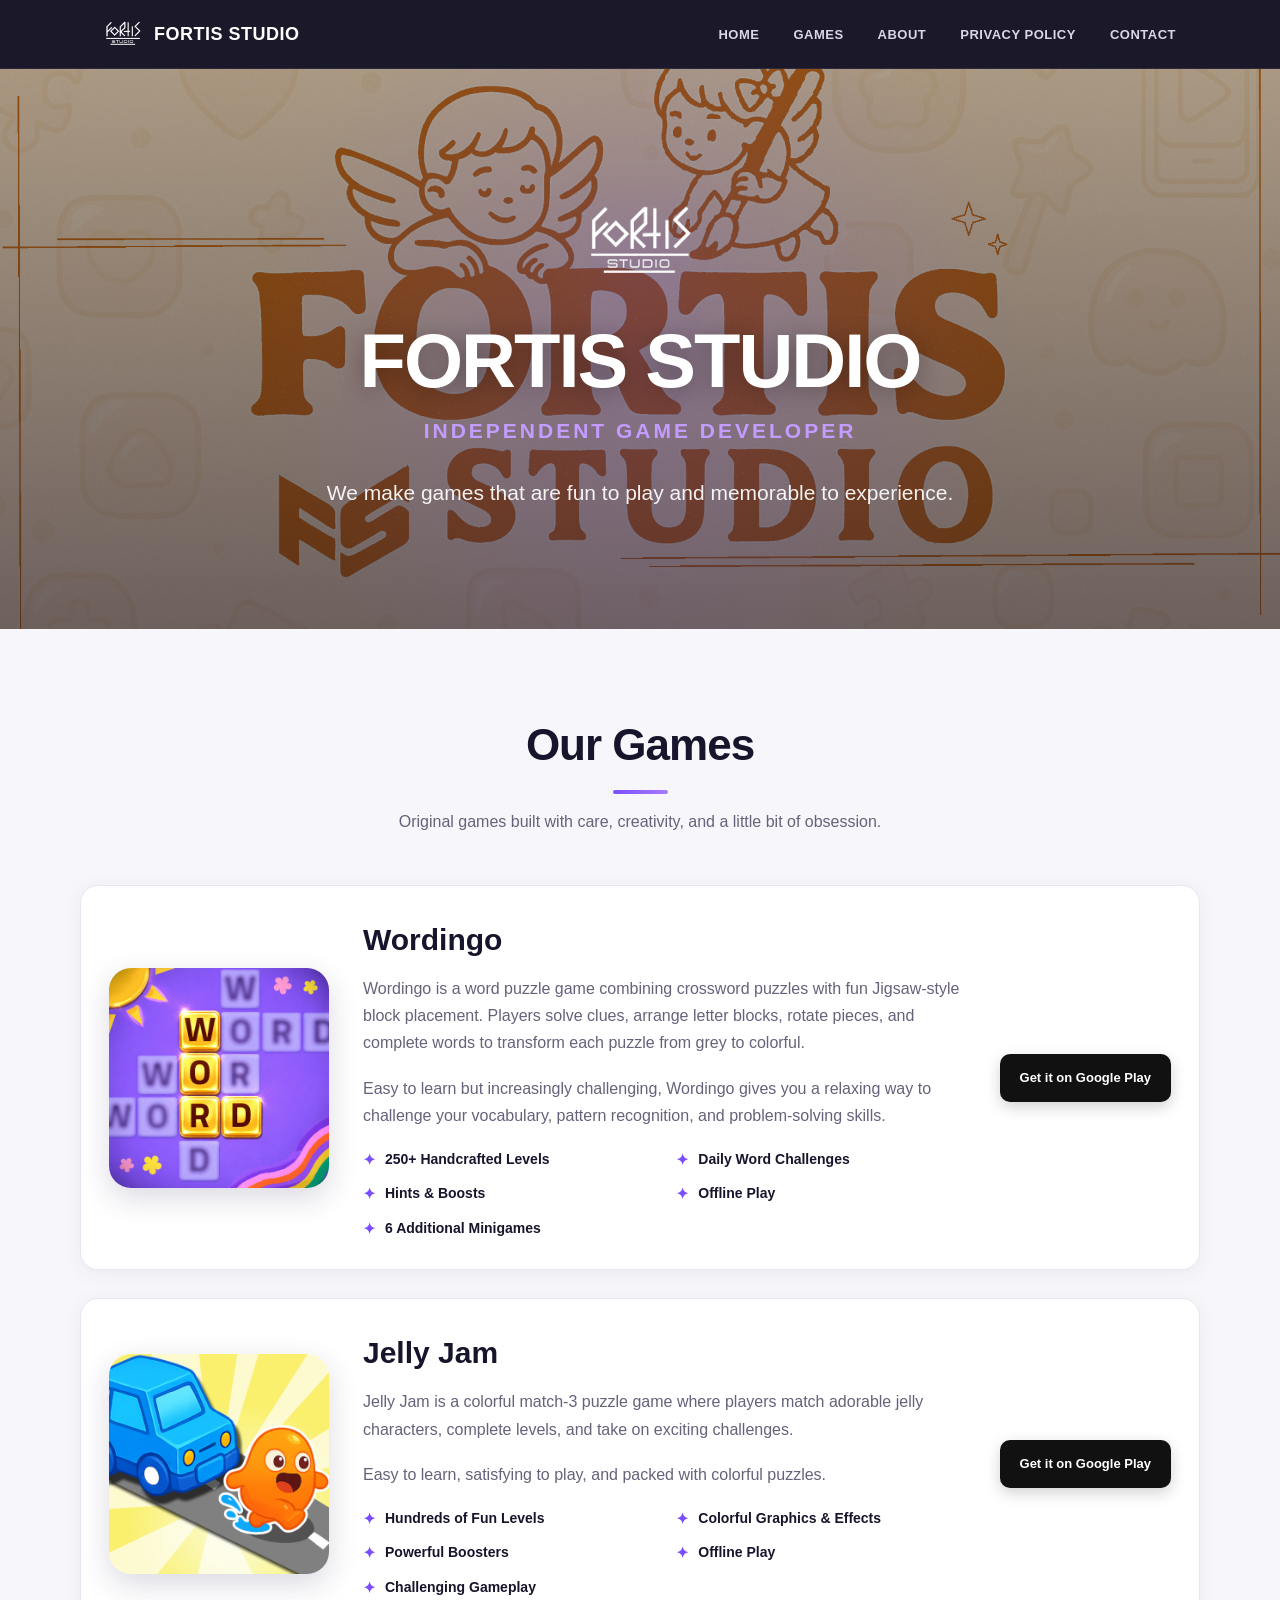
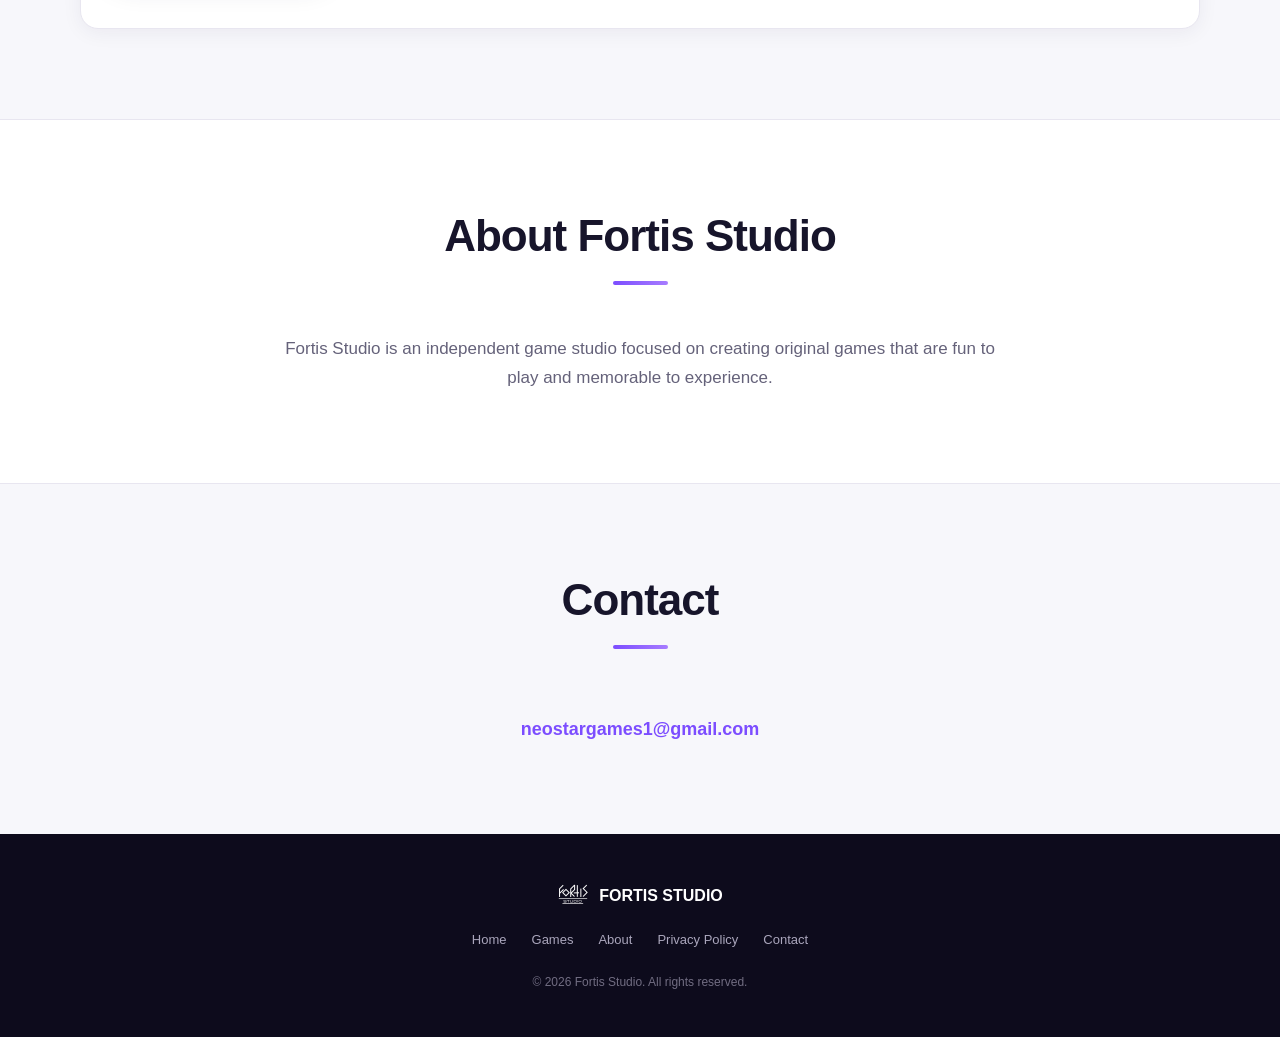
<file: index.html>
<!DOCTYPE html>
<html lang="en">

<head>
    <meta charset="UTF-8">

    <meta
        name="viewport"
        content="width=device-width, initial-scale=1.0"
    >

    <meta
        name="description"
        content="Fortis Studio is an independent game studio creating original games."
    >

    <title>Fortis Studio — Independent Game Developer</title>

    <link rel="stylesheet" href="css/style.css">
</head>

<body>

<!-- ================= NAVIGATION ================= -->

<nav class="navbar">

    <div class="nav-container">

        <a href="#home" class="nav-logo">

            <img
                src="images/fortis-logo.png"
                alt="Fortis Studio"
            >

            <span>FORTIS STUDIO</span>

        </a>

        <ul class="nav-links">

            <li>
                <a href="#home">Home</a>
            </li>

            <li>
                <a href="#games">Games</a>
            </li>

            <li>
                <a href="#about">About</a>
            </li>

            <li>
                <a href="privacy.html">Privacy Policy</a>
            </li>

            <li>
                <a href="#contact">Contact</a>
            </li>

        </ul>

    </div>

</nav>


<!-- ================= HERO ================= -->

<header class="hero" id="home">

    <div class="hero-content">

        <img
            class="hero-logo"
            src="images/fortis-logo.png"
            alt="Fortis Studio logo"
        >

        <h1>FORTIS STUDIO</h1>

        <div class="hero-subtitle">
            Independent Game Developer
        </div>

        <p class="hero-description">
            We make games that are fun to play
            and memorable to experience.
        </p>

    </div>

</header>


<!-- ================= GAMES ================= -->

<section class="section" id="games">

    <div class="section-container">

        <div class="section-header">

            <h2 class="section-title">
                Our Games
            </h2>

            <p class="section-description">
                Original games built with care, creativity,
                and a little bit of obsession.
            </p>

        </div>


        <div class="games">


            <!-- ========== WORDINGO ========== -->

            <article class="game-card">

                <img
                    class="game-image"
                    src="images/wordingo.png"
                    alt="Wordingo"
                >

                <div class="game-content">

                    <h3>Wordingo</h3>

                    <p>
                        Wordingo is a word puzzle game combining
                        crossword puzzles with fun Jigsaw-style
                        block placement.

                        Players solve clues, arrange letter blocks,
                        rotate pieces, and complete words to transform
                        each puzzle from grey to colorful.
                    </p>

                    <p>
                        Easy to learn but increasingly challenging,
                        Wordingo gives you a relaxing way to challenge
                        your vocabulary, pattern recognition,
                        and problem-solving skills.
                    </p>

                    <ul class="features">

                        <li>250+ Handcrafted Levels</li>

                        <li>Daily Word Challenges</li>

                        <li>Hints &amp; Boosts</li>

                        <li>Offline Play</li>

                        <li>6 Additional Minigames</li>

                    </ul>

                </div>

                <a
                    class="play-button"
                    href="https://play.google.com/store/apps/details?id=com.FortisStudio.Wordingo"
                    target="_blank"
                    rel="noopener"
                >
                    Get it on Google Play
                </a>

            </article>


            <!-- ========== JELLY JAM ========== -->

            <article class="game-card">

                <img
                    class="game-image"
                    src="images/jelly-jam.png"
                    alt="Jelly Jam"
                >

                <div class="game-content">

                    <h3>Jelly Jam</h3>

                    <p>
                        Jelly Jam is a colorful match-3 puzzle game
                        where players match adorable jelly characters,
                        complete levels, and take on exciting challenges.
                    </p>

                    <p>
                        Easy to learn, satisfying to play,
                        and packed with colorful puzzles.
                    </p>

                    <ul class="features">

                        <li>Hundreds of Fun Levels</li>

                        <li>Colorful Graphics &amp; Effects</li>

                        <li>Powerful Boosters</li>

                        <li>Offline Play</li>

                        <li>Challenging Gameplay</li>

                    </ul>

                </div>

                <a
                    class="play-button"
                    href="https://play.google.com/store/apps/details?id=com.FortisStudio.JellyJam"
                    target="_blank"
                    rel="noopener"
                >
                    Get it on Google Play
                </a>

            </article>


        </div>

    </div>

</section>


<!-- ================= ABOUT ================= -->

<section class="section about" id="about">

    <div class="section-container">

        <div class="section-header">

            <h2 class="section-title">
                About Fortis Studio
            </h2>

        </div>

        <div class="about-content">

            <p>
                Fortis Studio is an independent game studio
                focused on creating original games that are
                fun to play and memorable to experience.
            </p>

        </div>

    </div>

</section>


<!-- ================= CONTACT ================= -->

<section class="section contact" id="contact">

    <div class="section-container">

        <div class="section-header">

            <h2 class="section-title">
                Contact
            </h2>

        </div>

        <a
            class="email-link"
            href="mailto:neostargames1@gmail.com"
        >
            neostargames1@gmail.com
        </a>

    </div>

</section>


<!-- ================= FOOTER ================= -->

<footer>

    <div class="footer-logo">

        <img
            src="images/fortis-logo.png"
            alt=""
        >

        <span>FORTIS STUDIO</span>

    </div>

    <div class="footer-links">

        <a href="#home">Home</a>

        <a href="#games">Games</a>

        <a href="#about">About</a>

        <a href="privacy.html">
            Privacy Policy
        </a>

        <a href="#contact">Contact</a>

    </div>

    <div class="copyright">
        © 2026 Fortis Studio. All rights reserved.
    </div>

</footer>

</body>
</html>
</file>
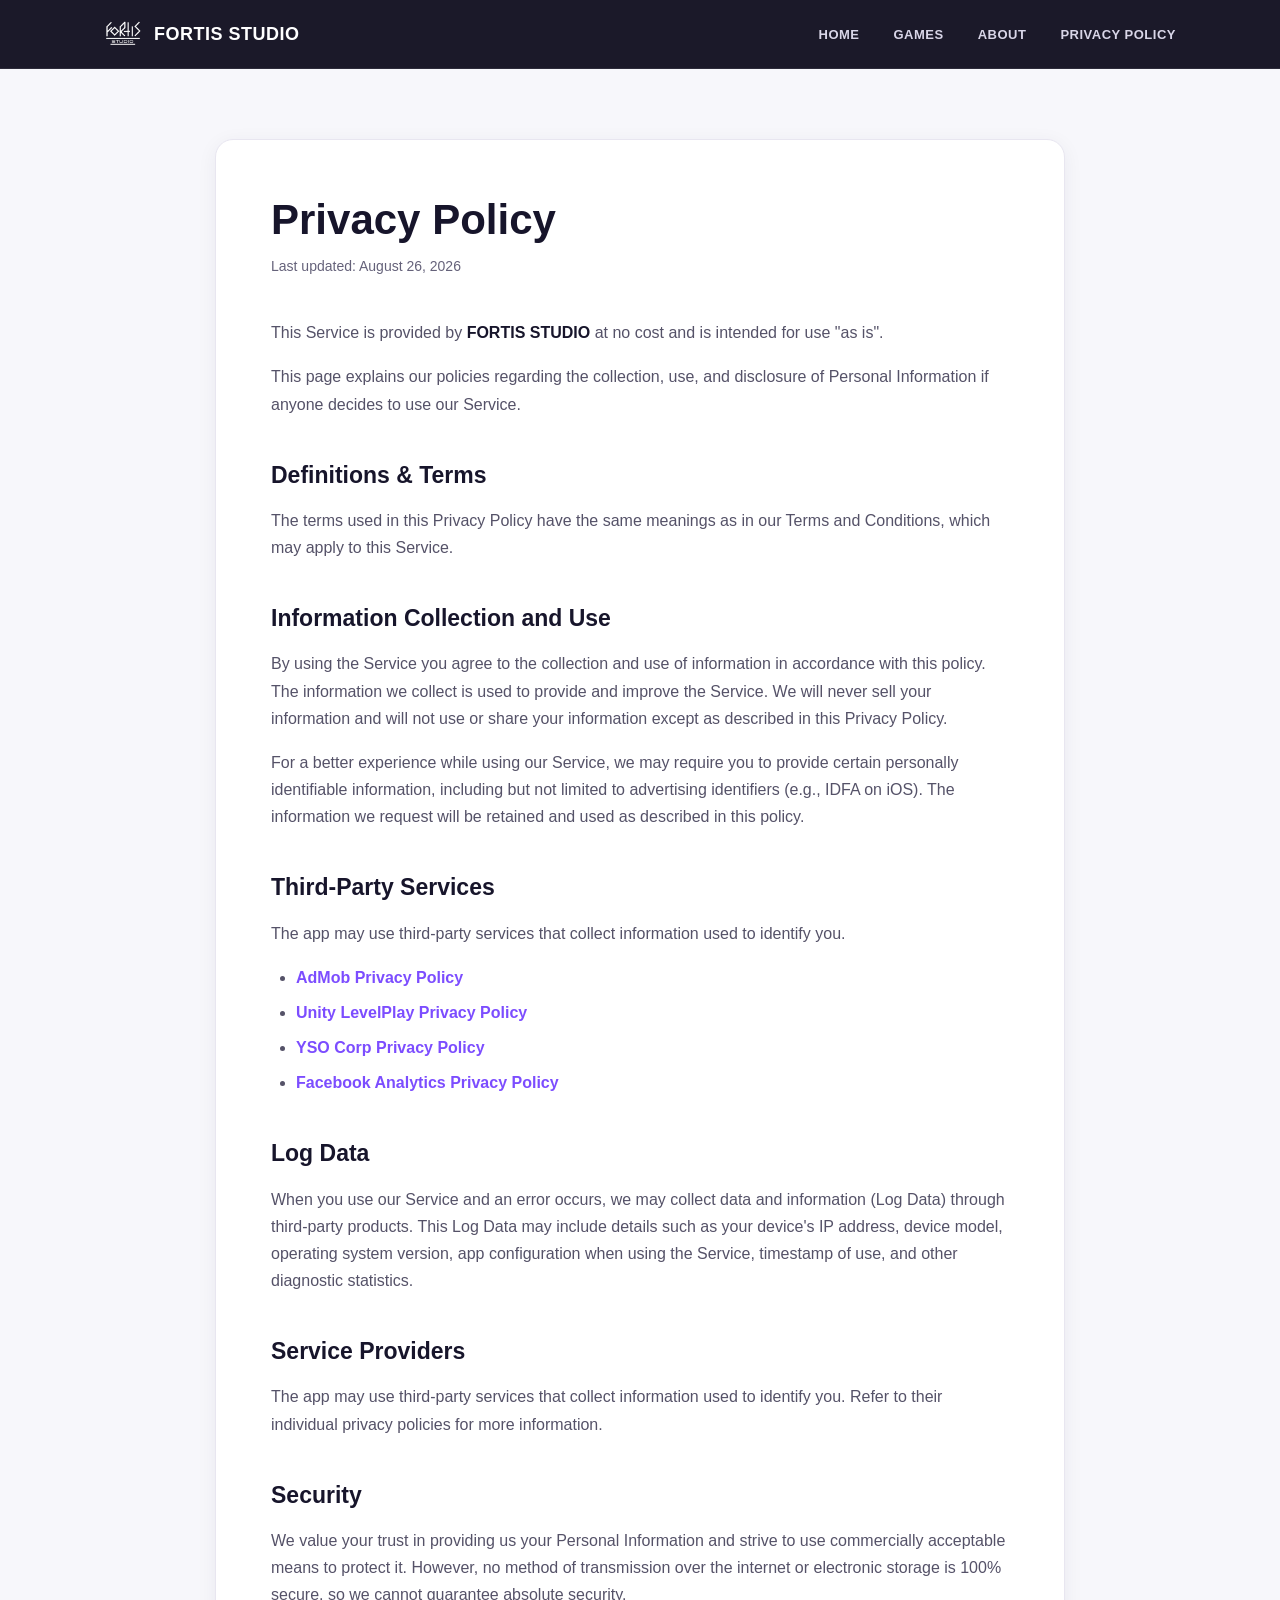
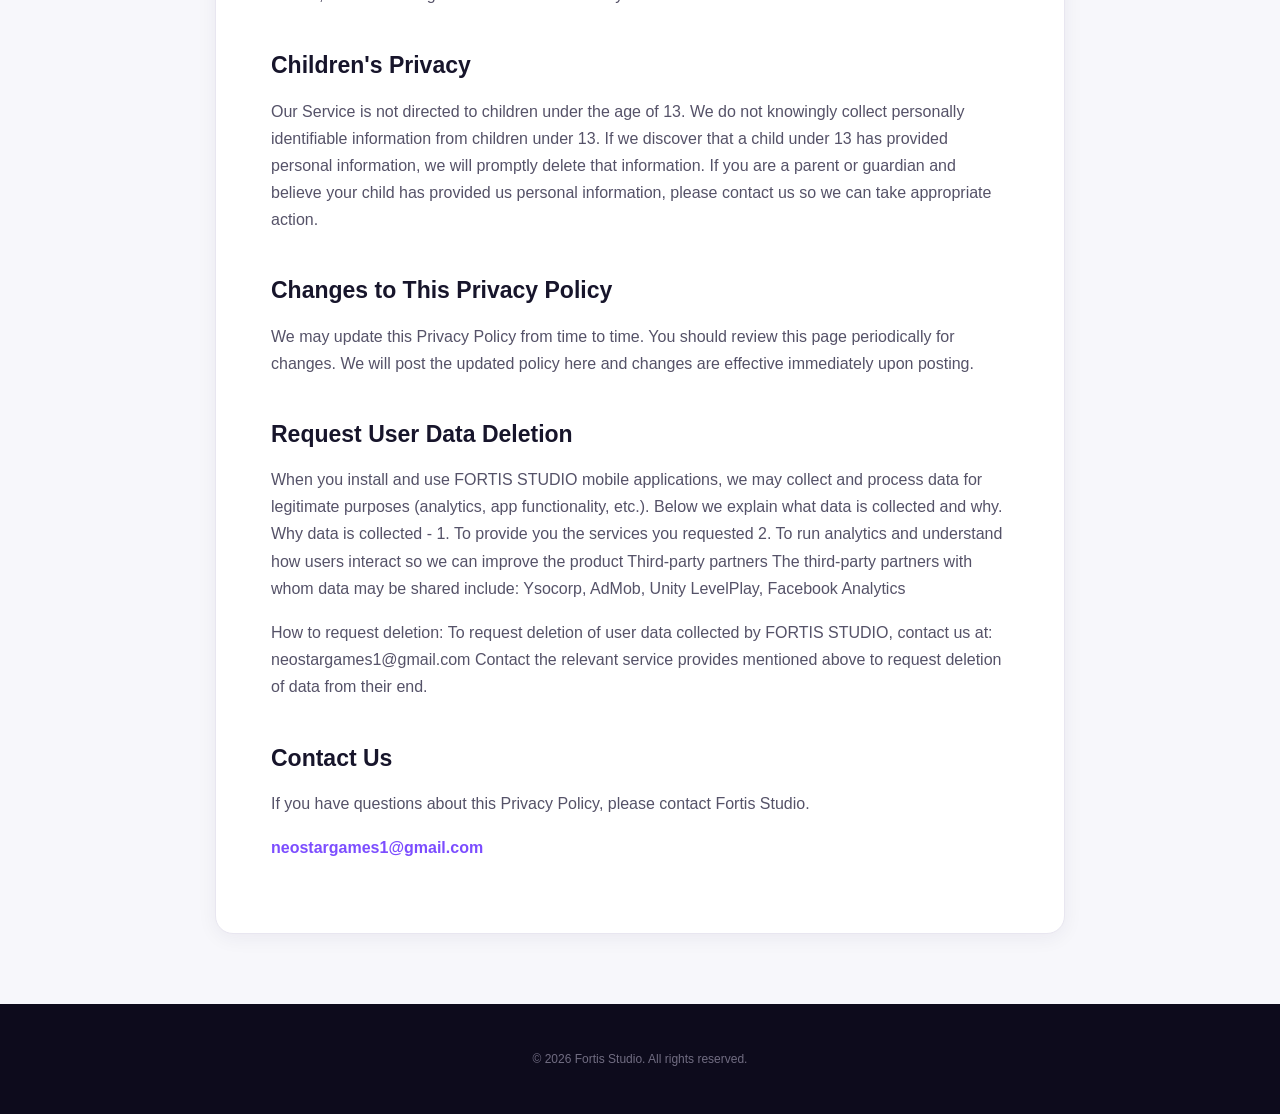
<file: privacy.html>
<link rel="stylesheet" href="css/style.css">
<body>

<nav class="navbar">

    <div class="nav-container">

        <a href="index.html" class="nav-logo">

            <img
                src="images/fortis-logo.png"
                alt="Fortis Studio"
            >

            <span>FORTIS STUDIO</span>

        </a>

        <ul class="nav-links">

            <li>
                <a href="index.html">Home</a>
            </li>

            <li>
                <a href="index.html#games">Games</a>
            </li>

            <li>
                <a href="index.html#about">About</a>
            </li>

            <li>
                <a href="privacy.html">Privacy Policy</a>
            </li>

        </ul>

    </div>

</nav>


<main class="policy-page">

    <article class="policy">

        <h1>Privacy Policy</h1>

        <div class="last-updated">
            Last updated: August 26, 2026
        </div>


        <p>
            This Service is provided by
            <strong>FORTIS STUDIO</strong>
            at no cost and is intended for use "as is".
        </p>

        <p>
            This page explains our policies regarding the
            collection, use, and disclosure of Personal
            Information if anyone decides to use our Service.
        </p>


        <h2>Definitions &amp; Terms</h2>

        <p>
            The terms used in this Privacy Policy have the
            same meanings as in our Terms and Conditions,
            which may apply to this Service.
        </p>


        <h2>Information Collection and Use</h2>

        <p>
            By using the Service you agree to the collection and use of information in accordance with this policy. 
            The information we collect is used to provide and improve the Service. 
            We will never sell your information and will not use or share your information except as described in this Privacy Policy.
        </p>

        <p>
            For a better experience while using our Service, we may require you to provide certain personally identifiable information, 
            including but not limited to advertising identifiers (e.g., IDFA on iOS). The information we request will be retained and used as described in this policy.
        </p>


        <h2>Third-Party Services</h2>

        <p>
            The app may use third-party services that collect
            information used to identify you.
        </p>

        <ul>

            <li>
                <a href="https://policies.google.com/privacy?hl=en&client_theme=dark">
                    AdMob Privacy Policy
                </a>
            </li>

            <li>
                <a href="https://unity.com/legal/privacy-policy">
                    Unity LevelPlay Privacy Policy
                </a>
            </li>

            <li>
                <a href="https://www.ysocorp.com/privacy-policy">
                    YSO Corp Privacy Policy
                </a>
            </li>
             <li>
                <a href="https://www.facebook.com/privacy/policy/">
                    Facebook Analytics Privacy Policy
                </a>
            </li>
            

        </ul>


        <h2>Log Data</h2>

        <p>
           When you use our Service and an error occurs, we may collect data and information (Log Data) through third-party products. 
            This Log Data may include details such as your device's IP address, device model, operating system version, app configuration when using the Service, 
            timestamp of use, and other diagnostic statistics.
        </p>


        <h2>Service Providers</h2>

        <p>
            The app may use third-party services that collect information used to identify you. Refer to their individual privacy policies for more information.
        </p>


        <h2>Security</h2>

        <p>
            We value your trust in providing us your Personal Information and strive to use commercially acceptable means to protect it. 
            However, no method of transmission over the internet or electronic storage is 100% secure, so we cannot guarantee absolute security.
        </p>


        <h2>Children's Privacy</h2>

        <p>
            Our Service is not directed to children under the age of 13. We do not knowingly collect personally identifiable information from children under 13. 
            If we discover that a child under 13 has provided personal information, we will promptly delete that information. 
            If you are a parent or guardian and believe your child has provided us personal information, please contact us so we can take appropriate action.
        </p>


        <h2>Changes to This Privacy Policy</h2>

        <p>
            We may update this Privacy Policy from time to time. 
            You should review this page periodically for changes. We will post the updated policy here and changes are effective immediately upon posting.
        </p>


        <h2>Request User Data Deletion</h2>

        <p>
            When you install and use FORTIS STUDIO mobile applications, we may collect and process data for legitimate purposes (analytics, app functionality, etc.). 
            Below we explain what data is collected and why. Why data is collected - 1. To provide you the services you requested 2. To run analytics and understand how users interact so we can improve the product

            Third-party partners
            The third-party partners with whom data may be shared include:

            Ysocorp, 
            AdMob, 
            Unity LevelPlay, 
            Facebook Analytics
        </p>
        <p>
        How to request deletion:
        To request deletion of user data collected by FORTIS STUDIO, contact us at: neostargames1@gmail.com
        Contact the relevant service provides mentioned above to request deletion of data from their end.
            
        </p>


        <h2>Contact Us</h2>

        <p>
            If you have questions about this Privacy Policy,
            please contact Fortis Studio.
        </p>

        <p>
            <a href="mailto:neostargames1@gmail.com">
                neostargames1@gmail.com
            </a>
        </p>

    </article>

</main>


<footer>

    <div class="copyright">
        © 2026 Fortis Studio. All rights reserved.
    </div>

</footer>

</body>
</file>
<file: css/style.css>
/* =========================================================
   FORTIS STUDIO
   Main Website Styles
   ========================================================= */

:root {
    --bg: #f7f7fb;
    --surface: #ffffff;
    --surface-dark: #0d0b1c;

    --text: #17152b;
    --text-muted: #65627a;

    --purple: #7c4dff;
    --purple-light: #a77cff;
    --purple-dark: #5930c7;

    --border: #e8e6f0;

    --shadow-sm: 0 4px 20px rgba(30, 20, 70, 0.06);
    --shadow-md: 0 12px 35px rgba(30, 20, 70, 0.10);

    --radius: 18px;
    --max-width: 1120px;
}

/* =========================================================
   RESET
   ========================================================= */

* {
    box-sizing: border-box;
    margin: 0;
    padding: 0;
}

html {
    scroll-behavior: smooth;
}

body {
    font-family:
        Inter,
        -apple-system,
        BlinkMacSystemFont,
        "Segoe UI",
        Roboto,
        Helvetica,
        Arial,
        sans-serif;

    background: var(--bg);
    color: var(--text);

    line-height: 1.7;
}

img {
    max-width: 100%;
    display: block;
}

a {
    color: inherit;
    text-decoration: none;
}

/* =========================================================
   NAVIGATION
   ========================================================= */

.navbar {
    position: sticky;
    top: 0;
    z-index: 1000;

    background: rgba(13, 11, 28, 0.94);
    backdrop-filter: blur(14px);

    border-bottom: 1px solid rgba(255,255,255,0.08);
}

.nav-container {
    max-width: var(--max-width);
    margin: auto;

    min-height: 68px;

    display: flex;
    align-items: center;
    justify-content: space-between;

    padding: 0 24px;
}

.nav-logo {
    display: flex;
    align-items: center;
    gap: 12px;

    color: white;

    font-size: 18px;
    font-weight: 800;
    letter-spacing: 0.5px;
}

.nav-logo img {
    width: 38px;
    height: 38px;
    object-fit: contain;
}

.nav-links {
    display: flex;
    align-items: center;
    gap: 34px;

    list-style: none;
}

.nav-links a {
    color: #d9d6e8;

    font-size: 13px;
    font-weight: 700;

    text-transform: uppercase;
    letter-spacing: 0.5px;

    transition: color 0.2s ease;
}

.nav-links a:hover {
    color: var(--purple-light);
}

/* =========================================================
   HERO / BANNER
   ========================================================= */

.hero {
    min-height: 560px;

    display: flex;
    align-items: center;
    justify-content: center;

    position: relative;

    background:
        linear-gradient(
            rgba(13, 8, 35, 0.35),
            rgba(13, 8, 35, 0.60)
        ),
        url("../images/fortis-banner.jpg")
        center center / cover no-repeat;

    color: white;

    text-align: center;
}

.hero::after {
    content: "";

    position: absolute;
    inset: 0;

    background:
        radial-gradient(
            circle at center,
            rgba(124, 77, 255, 0.18),
            transparent 55%
        );

    pointer-events: none;
}

.hero-content {
    position: relative;
    z-index: 1;

    max-width: 850px;

    padding: 80px 24px;
}

.hero-logo {
    width: 110px;
    height: 110px;

    object-fit: contain;

    margin: 0 auto 24px;

    filter: drop-shadow(0 10px 30px rgba(124, 77, 255, 0.35));
}

.hero h1 {
    font-size: clamp(42px, 7vw, 76px);

    line-height: 1.05;

    font-weight: 900;

    letter-spacing: -2px;

    margin-bottom: 12px;

    text-shadow:
        0 4px 25px rgba(0,0,0,0.35);
}

.hero-subtitle {
    color: #c49cff;

    font-size: clamp(15px, 2vw, 21px);

    font-weight: 800;

    letter-spacing: 3px;

    text-transform: uppercase;

    margin-bottom: 26px;
}

.hero-description {
    max-width: 650px;

    margin: auto;

    color: rgba(255,255,255,0.92);

    font-size: clamp(17px, 2.5vw, 21px);

    line-height: 1.7;
}

/* =========================================================
   SECTIONS
   ========================================================= */

.section {
    padding: 90px 24px;
}

.section-container {
    max-width: var(--max-width);
    margin: auto;
}

.section-header {
    text-align: center;

    margin-bottom: 50px;
}

.section-title {
    font-size: clamp(32px, 5vw, 44px);

    line-height: 1.2;

    font-weight: 900;

    letter-spacing: -1px;

    margin-bottom: 14px;
}

.section-title::after {
    content: "";

    display: block;

    width: 55px;
    height: 4px;

    margin: 18px auto 0;

    border-radius: 20px;

    background: linear-gradient(
        90deg,
        var(--purple),
        var(--purple-light)
    );
}

.section-description {
    max-width: 650px;

    margin: 0 auto;

    color: var(--text-muted);
}

/* =========================================================
   GAME CARDS
   ========================================================= */

.games {
    display: flex;
    flex-direction: column;

    gap: 28px;
}

.game-card {
    background: var(--surface);

    border: 1px solid var(--border);

    border-radius: var(--radius);

    padding: 28px;

    display: grid;

    grid-template-columns: 220px 1fr auto;

    gap: 34px;

    align-items: center;

    box-shadow: var(--shadow-sm);

    transition:
        transform 0.25s ease,
        box-shadow 0.25s ease,
        border-color 0.25s ease;
}

.game-card:hover {
    transform: translateY(-5px);

    box-shadow: var(--shadow-md);

    border-color: rgba(124, 77, 255, 0.25);
}

.game-image {
    width: 220px;
    aspect-ratio: 1 / 1;

    object-fit: cover;

    border-radius: 22px;

    box-shadow:
        0 10px 30px rgba(30, 20, 70, 0.16);
}

.game-content h3 {
    font-size: 30px;

    font-weight: 900;

    margin-bottom: 10px;
}

.game-content p {
    color: var(--text-muted);

    margin-bottom: 18px;

    max-width: 650px;
}

/* =========================================================
   FEATURE LIST
   ========================================================= */

.features {
    display: grid;

    grid-template-columns: repeat(2, minmax(0, 1fr));

    gap: 9px 24px;

    list-style: none;

    color: var(--text);

    font-size: 14px;

    font-weight: 600;
}

.features li {
    display: flex;
    align-items: center;

    gap: 9px;
}

.features li::before {
    content: "✦";

    color: var(--purple);

    font-size: 15px;
}

/* =========================================================
   GOOGLE PLAY BUTTON
   ========================================================= */

.play-button {
    display: inline-flex;

    align-items: center;
    justify-content: center;

    background: #111111;

    color: white;

    padding: 13px 20px;

    border-radius: 10px;

    font-size: 13px;

    font-weight: 700;

    white-space: nowrap;

    box-shadow:
        0 5px 15px rgba(0,0,0,0.18);

    transition:
        transform 0.2s ease,
        box-shadow 0.2s ease;
}

.play-button:hover {
    transform: translateY(-2px);

    box-shadow:
        0 8px 22px rgba(0,0,0,0.25);
}

/* =========================================================
   ABOUT
   ========================================================= */

.about {
    background: white;

    border-top: 1px solid var(--border);
    border-bottom: 1px solid var(--border);

    text-align: center;
}

.about-content {
    max-width: 720px;

    margin: auto;
}

.about-content p {
    color: var(--text-muted);

    font-size: 17px;
}

/* =========================================================
   CONTACT
   ========================================================= */

.contact {
    text-align: center;
}

.email-link {
    display: inline-block;

    margin-top: 15px;

    color: var(--purple);

    font-size: 18px;

    font-weight: 700;

    transition: color 0.2s ease;
}

.email-link:hover {
    color: var(--purple-dark);
}

/* =========================================================
   FOOTER
   ========================================================= */

footer {
    background: var(--surface-dark);

    color: #aaa6bc;

    padding: 45px 24px;

    text-align: center;
}

.footer-logo {
    display: flex;

    justify-content: center;
    align-items: center;

    gap: 10px;

    color: white;

    font-weight: 800;

    margin-bottom: 18px;
}

.footer-logo img {
    width: 32px;
    height: 32px;
}

.footer-links {
    display: flex;

    justify-content: center;

    flex-wrap: wrap;

    gap: 25px;

    margin-bottom: 20px;
}

.footer-links a {
    font-size: 13px;

    color: #aaa6bc;

    transition: color 0.2s ease;
}

.footer-links a:hover {
    color: white;
}

.copyright {
    font-size: 12px;

    color: #716d82;
}

/* =========================================================
   PRIVACY POLICY
   ========================================================= */

.policy-page {
    background: var(--bg);

    min-height: 100vh;

    padding: 70px 24px;
}

.policy {
    max-width: 850px;

    margin: auto;

    background: white;

    padding: 55px;

    border-radius: var(--radius);

    border: 1px solid var(--border);

    box-shadow: var(--shadow-sm);
}

.policy h1 {
    font-size: 42px;

    line-height: 1.2;

    margin-bottom: 10px;
}

.policy .last-updated {
    color: var(--text-muted);

    font-size: 14px;

    margin-bottom: 40px;
}

.policy h2 {
    font-size: 23px;

    margin-top: 38px;

    margin-bottom: 12px;

    color: var(--text);
}

.policy p {
    color: #555268;

    margin-bottom: 17px;
}

.policy ul {
    margin:

        0 0 20px 25px;

    color: #555268;
}

.policy li {
    margin-bottom: 8px;
}

.policy a {
    color: var(--purple);

    font-weight: 600;
}

.policy strong {
    color: var(--text);
}

/* =========================================================
   MOBILE
   ========================================================= */

@media (max-width: 850px) {

    .nav-container {
        min-height: 62px;
    }

    .nav-links {
        gap: 16px;
    }

    .nav-links a {
        font-size: 11px;
    }

    .game-card {
        grid-template-columns: 160px 1fr;

        gap: 24px;
    }

    .game-image {
        width: 160px;
    }

    .game-card .play-button {
        grid-column: 2;
        justify-self: start;
    }
}

@media (max-width: 600px) {

    .nav-container {
        padding: 0 16px;
    }

    .nav-logo {
        font-size: 15px;
    }

    .nav-logo img {
        width: 32px;
        height: 32px;
    }

    .nav-links {
        display: none;
    }

    .hero {
        min-height: 500px;
    }

    .hero-content {
        padding: 70px 20px;
    }

    .hero-logo {
        width: 85px;
        height: 85px;
    }

    .hero h1 {
        letter-spacing: -1px;
    }

    .hero-subtitle {
        letter-spacing: 2px;
    }

    .section {
        padding: 65px 18px;
    }

    .game-card {
        grid-template-columns: 1fr;

        padding: 20px;

        text-align: left;
    }

    .game-image {
        width: 100%;
        max-width: 260px;

        margin: auto;
    }

    .game-content h3 {
        font-size: 26px;
    }

    .features {
        grid-template-columns: 1fr;
    }

    .game-card .play-button {
        grid-column: auto;

        justify-self: start;
    }

    .policy {
        padding: 30px 22px;
    }

    .policy h1 {
        font-size: 32px;
    }
}
</file>
